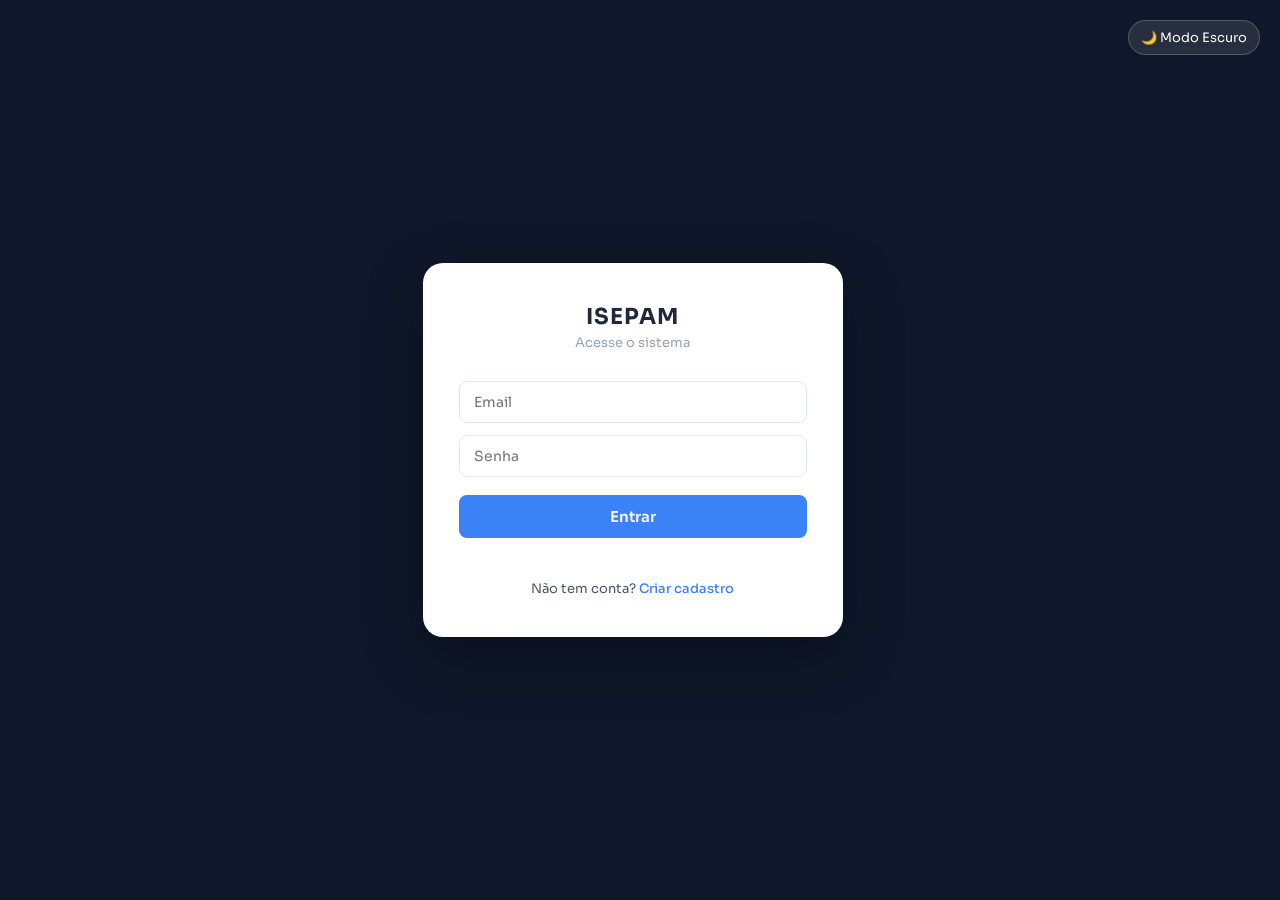
<file: Frontend/index.html>
<!DOCTYPE html>
<html lang="pt-br">
<head>
    <meta charset="UTF-8">
    <meta name="viewport" content="width=device-width, initial-scale=1.0">
    <title>ISEPAM — Login</title>
    <script>const t=localStorage.getItem('tema')||'light';document.documentElement.setAttribute('data-theme',t);</script>
    <link rel="stylesheet" href="style.css">
</head>
<body class="auth-body">

<button class="theme-toggle-auth" onclick="alternarTema()">🌙 Modo Escuro</button>

<div class="auth-card">
    <div class="auth-logo">
        <h1>ISEPAM</h1>
        <p>Acesse o sistema</p>
    </div>

    <input type="email" id="email" placeholder="Email" />
    <input type="password" id="senha" placeholder="Senha" />
    <button class="btn-primary" onclick="login()">Entrar</button>
    <p class="erro" id="erro"></p>

    <div class="auth-link">
        Não tem conta? <a onclick="window.location.href='cadastro.html'">Criar cadastro</a>
    </div>
</div>

<script src="script.js"></script>
</body>
</html>
</file>
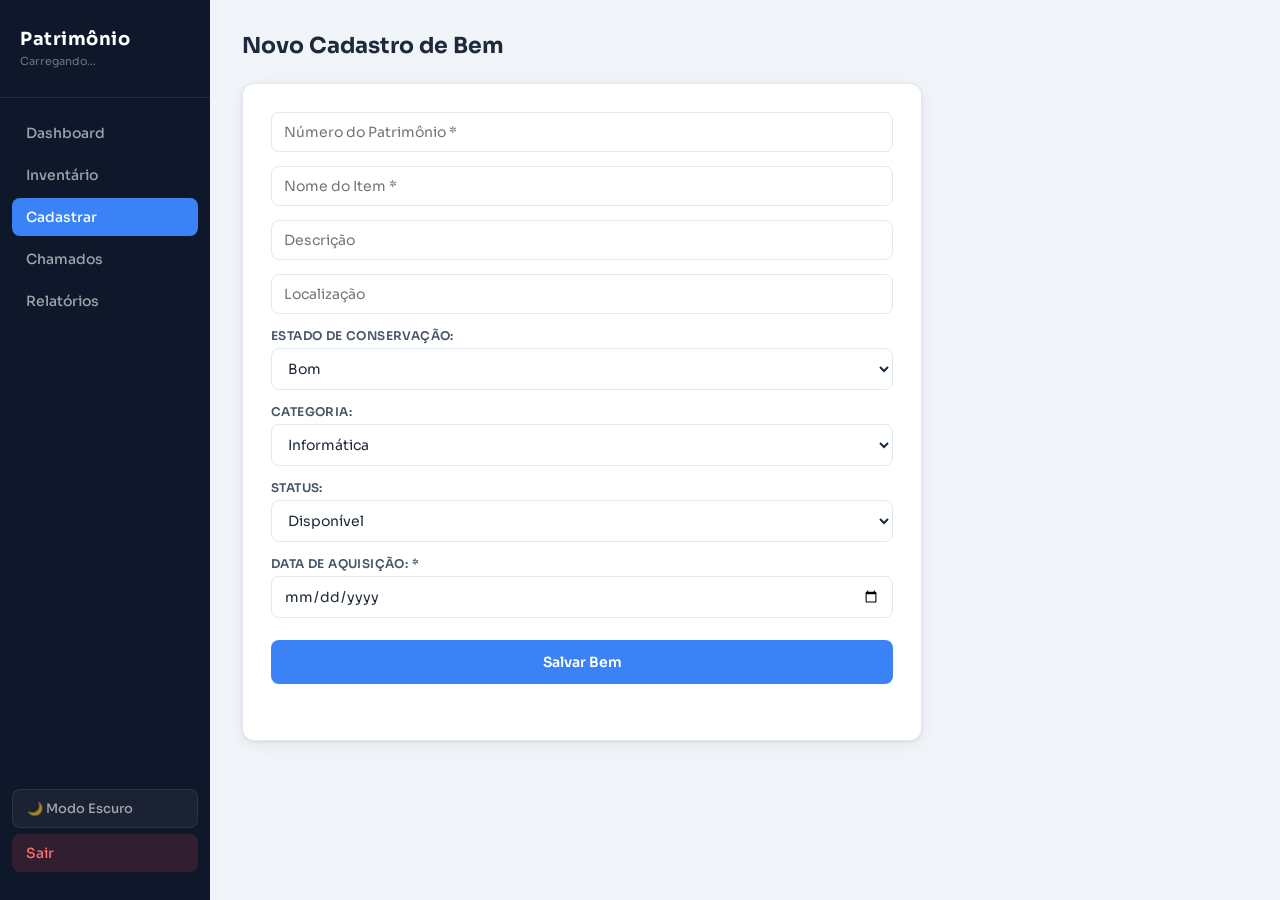
<file: Frontend/cadastrar-bem.html>
<!DOCTYPE html>
<html lang="pt-br">
<head>
    <meta charset="UTF-8">
    <meta name="viewport" content="width=device-width, initial-scale=1.0">
    <title>ISEPAM — Cadastrar Bem</title>
    <script>const t=localStorage.getItem('tema')||'light';document.documentElement.setAttribute('data-theme',t);</script>
    <link rel="stylesheet" href="style.css">
</head>
<body>

<div class="layout">
    <aside class="sidebar">
        <div class="sidebar-brand">
            <h2>Patrimônio</h2>
            <p id="usuario-nome">Carregando...</p>
        </div>
        <nav class="sidebar-nav">
            <a class="nav-item" href="dashboard.html">Dashboard</a>
            <a class="nav-item" href="inventario.html">Inventário</a>
            <a class="nav-item active" href="cadastrar-bem.html">Cadastrar</a>
            <a class="nav-item" href="chamados.html">Chamados</a>
            <a class="nav-item" href="relatorios.html">Relatórios</a>
        </nav>
        <div class="sidebar-footer">
            <button class="theme-toggle" onclick="alternarTema()">🌙 Modo Escuro</button>
            <a class="nav-item sair" onclick="sair()">Sair</a>
        </div>
    </aside>

    <main class="main">
        <h1 class="page-title">Novo Cadastro de Bem</h1>

        <div class="form-card">
            <div class="form-group">
                <input type="text" id="numero_patrimonio" placeholder="Número do Patrimônio *" />
            </div>

            <div class="form-group">
                <input type="text" id="nome" placeholder="Nome do Item *" />
            </div>

            <div class="form-group">
                <input type="text" id="descricao" placeholder="Descrição" />
            </div>

            <div class="form-group">
                <input type="text" id="localizacao" placeholder="Localização" />
            </div>

            <div class="form-group">
                <label>Estado de Conservação:</label>
                <select id="estado_conservacao">
                    <option value="otimo">Ótimo</option>
                    <option value="bom" selected>Bom</option>
                    <option value="regular">Regular</option>
                    <option value="ruim">Ruim</option>
                    <option value="inutilizavel">Inutilizável</option>
                </select>
            </div>

            <div class="form-group">
                <label>Categoria:</label>
                <select id="categoria">
                    <option value="Informatica">Informática</option>
                    <option value="Mobiliario">Mobiliário</option>
                    <option value="Climatizacao">Climatização</option>
                    <option value="Eletrodomestico">Eletrodoméstico</option>
                    <option value="Outro">Outro</option>
                </select>
            </div>

            <div class="form-group">
                <label>Status:</label>
                <select id="status">
                    <option value="disponivel" selected>Disponível</option>
                    <option value="em_uso">Em Uso</option>
                    <option value="em_manutencao">Em Manutenção</option>
                    <option value="inativo">Inativo</option>
                </select>
            </div>

            <div class="form-group">
                <label>Data de Aquisição: *</label>
                <input type="date" id="data_aquisicao" />
            </div>

            <button class="btn-save" onclick="salvarBem()" style="width: 100%; padding: 13px;">Salvar Bem</button>
            <p class="erro" id="erro" style="margin-top: 10px;"></p>
        </div>
    </main>
</div>

<script src="script.js"></script>
</body>
</html>
</file>
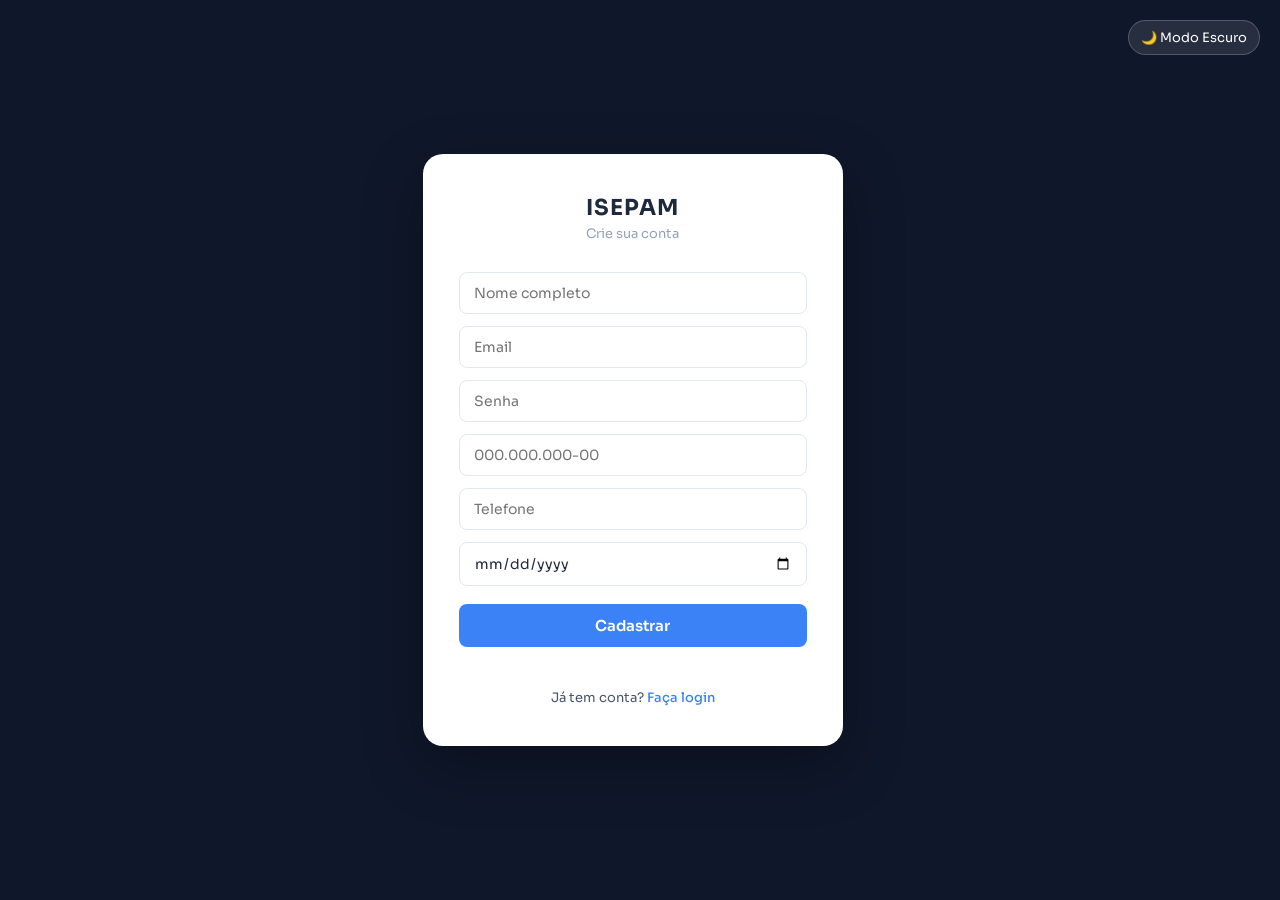
<file: Frontend/cadastro.html>
<!DOCTYPE html>
<html lang="pt-br">
<head>
    <meta charset="UTF-8">
    <meta name="viewport" content="width=device-width, initial-scale=1.0">
    <title>ISEPAM — Cadastro</title>
    <script>const t=localStorage.getItem('tema')||'light';document.documentElement.setAttribute('data-theme',t);</script>
    <link rel="stylesheet" href="style.css">
</head>
<body class="auth-body">

<button class="theme-toggle-auth" onclick="alternarTema()">🌙 Modo Escuro</button>

<div class="auth-card">
    <div class="auth-logo">
        <h1>ISEPAM</h1>
        <p>Crie sua conta</p>
    </div>

    <input type="text" id="nome" placeholder="Nome completo" />
    <input type="email" id="email" placeholder="Email" />
    <input type="password" id="senha" placeholder="Senha" />
    <input type="text" id="cpf" placeholder="CPF" />
    <input type="text" id="telefone" placeholder="Telefone" />
    <input type="date" id="data_nascimento" />
    <button class="btn-primary" onclick="cadastrar()">Cadastrar</button>
    <p class="erro" id="erro"></p>

    <div class="auth-link">
        Já tem conta? <a onclick="window.location.href='index.html'">Faça login</a>
    </div>
</div>

<script src="script.js"></script>
</body>
</html>
</file>
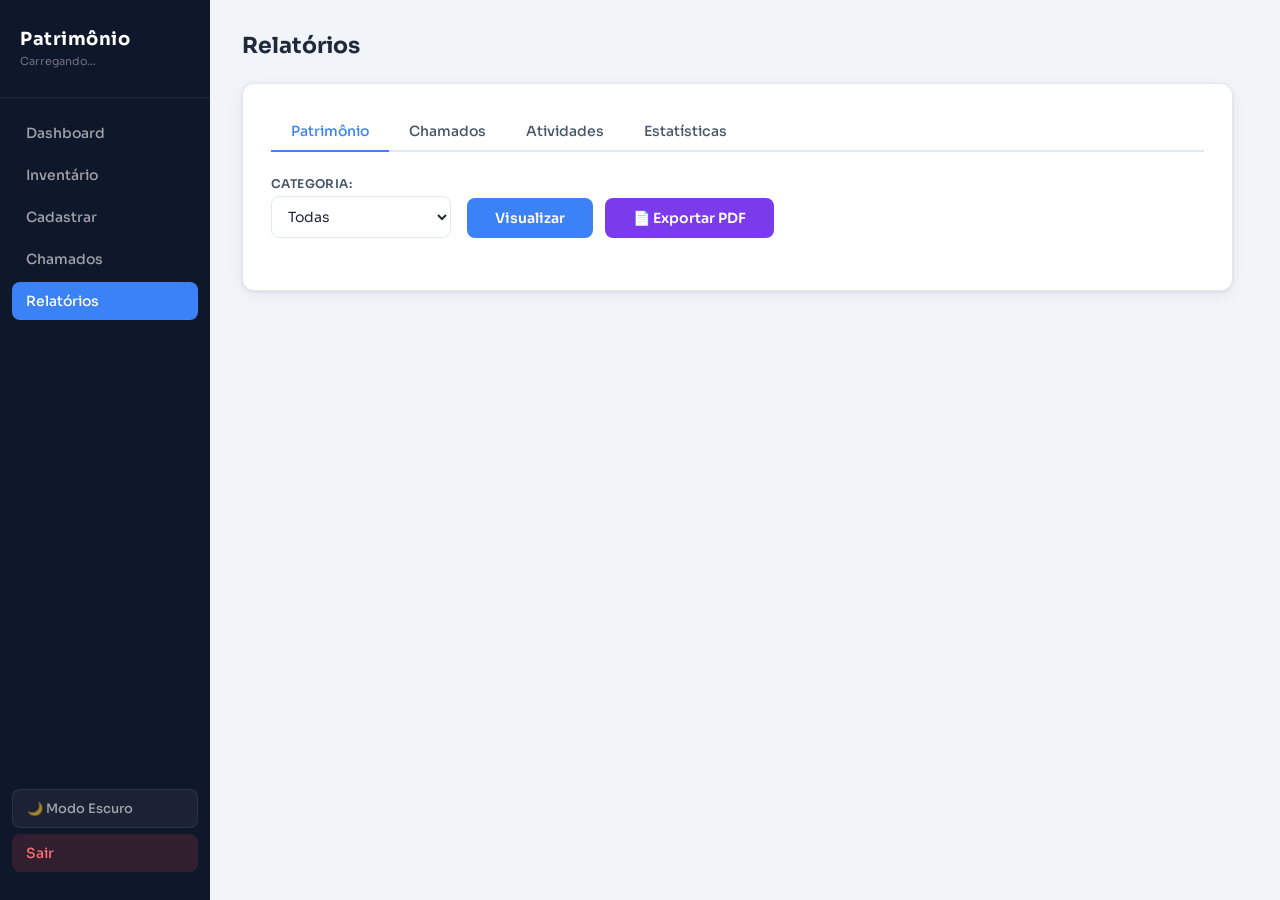
<file: Frontend/relatorios.html>
<!DOCTYPE html>
<html lang="pt-br">
<head>
    <meta charset="UTF-8">
    <meta name="viewport" content="width=device-width, initial-scale=1.0">
    <title>ISEPAM — Relatórios</title>
    <script>const t=localStorage.getItem('tema')||'light';document.documentElement.setAttribute('data-theme',t);</script>
    <link rel="stylesheet" href="style.css">
</head>
<body>

<div class="layout">
    <aside class="sidebar">
        <div class="sidebar-brand">
            <h2>Patrimônio</h2>
            <p id="usuario-nome">Carregando...</p>
        </div>
        <nav class="sidebar-nav">
            <a class="nav-item" href="dashboard.html">Dashboard</a>
            <a class="nav-item" href="inventario.html">Inventário</a>
            <a class="nav-item" href="cadastrar-bem.html">Cadastrar</a>
            <a class="nav-item" href="chamados.html">Chamados</a>
            <a class="nav-item active" href="relatorios.html">Relatórios</a>
        </nav>
        <div class="sidebar-footer">
            <button class="theme-toggle" onclick="alternarTema()">🌙 Modo Escuro</button>
            <a class="nav-item sair" onclick="sair()">Sair</a>
        </div>
    </aside>

    <main class="main">
        <h1 class="page-title">Relatórios</h1>

        <div class="form-card" style="max-width: 100%;">
            <div class="abas-relatorio">
                <button class="aba active" onclick="trocarAba('patrimonio', this)">Patrimônio</button>
                <button class="aba" onclick="trocarAba('chamados', this)">Chamados</button>
                <button class="aba" onclick="trocarAba('atividades', this)">Atividades</button>
                <button class="aba" onclick="trocarAba('estatisticas', this)">Estatísticas</button>
            </div>

            <div style="margin-top: 24px; display: flex; gap: 16px; flex-wrap: wrap; align-items: flex-end;">

                <!-- Filtro de categoria (Patrimônio) -->
                <div class="form-group" style="margin:0; min-width: 180px;">
                    <label>Categoria:</label>
                    <!-- Alinhado com as categorias usadas no banco -->
                    <select id="categoria-relatorio">
                        <option value="todas">Todas</option>
                        <option value="Informatica">Informática</option>
                        <option value="Mobiliario">Mobiliário</option>
                        <option value="Climatizacao">Climatização</option>
                        <option value="Eletrodomestico">Eletrodoméstico</option>
                        <option value="Outro">Outro</option>
                    </select>
                </div>

                <!-- Filtro de status (Chamados) - exibido apenas na aba chamados -->
                <div class="form-group" id="filtro-status-chamados" style="margin:0; min-width: 180px; display:none;">
                    <label>Status:</label>
                    <!-- Alinhado com ENUM do banco: aberto, em_analise, em_execucao, concluido, cancelado -->
                    <select id="status-relatorio">
                        <option value="todos">Todos</option>
                        <option value="aberto">Aberto</option>
                        <option value="em_analise">Em Análise</option>
                        <option value="em_execucao">Em Execução</option>
                        <option value="concluido">Concluído</option>
                        <option value="cancelado">Cancelado</option>
                    </select>
                </div>

                <div style="display: flex; gap: 12px; align-items: flex-end;">
                    <button class="btn-save" onclick="visualizarRelatorio()">Visualizar</button>
                    <button class="btn-save" onclick="baixarPDF()" style="background: #7c3aed;">📄 Exportar PDF</button>
                </div>
            </div>

            <!-- Resultado do relatório -->
            <div id="resultado-relatorio" style="margin-top: 24px; overflow-x: auto;"></div>
        </div>
    </main>
</div>

<style>
.abas-relatorio {
    display: flex;
    gap: 0;
    border-bottom: 2px solid var(--border);
    margin-bottom: 4px;
}

.aba {
    padding: 10px 20px;
    background: none;
    border: none;
    font-size: 14px;
    font-family: var(--font);
    font-weight: 500;
    color: var(--text-mid);
    cursor: pointer;
    border-bottom: 2px solid transparent;
    margin-bottom: -2px;
    transition: all 0.2s;
}

.aba:hover { color: var(--accent); }
.aba.active { color: var(--accent); border-bottom-color: var(--accent); }

#resultado-relatorio table { width: 100%; border-collapse: collapse; margin-top: 8px; }
#resultado-relatorio th, #resultado-relatorio td { padding: 10px 14px; text-align: left; font-size: 13px; border-bottom: 1px solid var(--border); }
#resultado-relatorio thead tr { background: var(--bg); }
#resultado-relatorio th { font-weight: 600; color: var(--text-mid); font-size: 12px; text-transform: uppercase; letter-spacing: 0.4px; }
</style>

<script src="script.js"></script>
</body>
</html>
</file>
<file: Frontend/style.css>
@import url('https://fonts.googleapis.com/css2?family=Sora:wght@300;400;500;600;700&display=swap');

:root {
    --sidebar-bg: #0f172a;
    --sidebar-width: 210px;
    --accent: #3b82f6;
    --accent-hover: #2563eb;
    --danger: #ef4444;
    --danger-hover: #dc2626;
    --success: #22c55e;
    --bg: #f1f5f9;
    --card-bg: #ffffff;
    --text-dark: #1e293b;
    --text-mid: #475569;
    --text-light: #94a3b8;
    --border: #e2e8f0;
    --shadow: 0 1px 3px rgba(0,0,0,0.08), 0 4px 16px rgba(0,0,0,0.06);
    --radius: 12px;
    --font: 'Sora', sans-serif;
    --input-bg: #ffffff;
}

/* ── MODO ESCURO ──────────────────────────── */
[data-theme="dark"] {
    --bg: #0f172a;
    --card-bg: #1e293b;
    --text-dark: #f1f5f9;
    --text-mid: #94a3b8;
    --text-light: #64748b;
    --border: #334155;
    --shadow: 0 1px 3px rgba(0,0,0,0.3), 0 4px 16px rgba(0,0,0,0.2);
    --input-bg: #1e293b;
}

[data-theme="dark"] body { background: var(--bg); }
[data-theme="dark"] .auth-body { background: #020617; }
[data-theme="dark"] .auth-card { background: #1e293b; box-shadow: 0 20px 60px rgba(0,0,0,0.5); }
[data-theme="dark"] .auth-logo h1 { color: var(--text-dark); }
[data-theme="dark"] .auth-card input { background: #0f172a; color: var(--text-dark); border-color: var(--border); }
[data-theme="dark"] .form-group input,
[data-theme="dark"] .form-group select { background: #0f172a; color: var(--text-dark); border-color: var(--border); }
[data-theme="dark"] .add-grid input { background: #0f172a; color: var(--text-dark); }
[data-theme="dark"] .table-filters input { background: #0f172a; color: var(--text-dark); }
[data-theme="dark"] thead tr { background: #0f172a; }
[data-theme="dark"] tr:hover td { background: #263048; }
[data-theme="dark"] .filtro-btn { background: #1e293b; color: var(--text-mid); border-color: var(--border); }
[data-theme="dark"] .btn-save[style*="background: white"] { background: #1e293b !important; color: var(--text-dark) !important; }
[data-theme="dark"] .recent-empty { background: #0f172a; }

* { margin: 0; padding: 0; box-sizing: border-box; }

body {
    font-family: var(--font);
    background: var(--bg);
    color: var(--text-dark);
    transition: background 0.3s, color 0.3s;
    overflow-x: hidden;
}

html {
    overflow-x: hidden;
    scrollbar-gutter: stable;
}

/* ── LOGIN / CADASTRO ─────────────────────── */
.auth-body {
    min-height: 100vh;
    background: var(--sidebar-bg);
    display: flex;
    align-items: center;
    justify-content: center;
    position: relative;
}

.auth-card {
    background: white;
    border-radius: 20px;
    padding: 40px 36px;
    width: 100%;
    max-width: 420px;
    box-shadow: 0 20px 60px rgba(0,0,0,0.3);
    transition: background 0.3s;
}

.auth-logo { text-align: center; margin-bottom: 24px; }
.auth-logo h1 { font-size: 22px; font-weight: 700; color: var(--text-dark); letter-spacing: 1px; }
.auth-logo p { font-size: 13px; color: var(--text-light); margin-top: 4px; }

.auth-card input {
    width: 100%;
    padding: 11px 14px;
    margin: 6px 0;
    border: 1.5px solid var(--border);
    border-radius: 8px;
    font-size: 14px;
    font-family: var(--font);
    color: var(--text-dark);
    background: var(--input-bg);
    transition: border 0.2s, background 0.3s;
    outline: none;
}

.auth-card input:focus { border-color: var(--accent); }

.btn-primary {
    width: 100%;
    padding: 12px;
    background: var(--accent);
    color: white;
    border: none;
    border-radius: 8px;
    font-size: 15px;
    font-family: var(--font);
    font-weight: 600;
    cursor: pointer;
    margin-top: 12px;
    transition: background 0.2s;
}

.btn-primary:hover { background: var(--accent-hover); }

.auth-link { text-align: center; margin-top: 16px; font-size: 13px; color: var(--text-mid); }
.auth-link a { color: var(--accent); cursor: pointer; text-decoration: none; font-weight: 500; }

.erro { color: var(--danger); font-size: 13px; text-align: center; margin-top: 8px; min-height: 18px; }

/* ── TOGGLE MODO ESCURO (auth) ────────────── */
.theme-toggle-auth {
    position: fixed;
    top: 20px;
    right: 20px;
    background: rgba(255,255,255,0.1);
    border: 1px solid rgba(255,255,255,0.2);
    color: white;
    padding: 8px 12px;
    border-radius: 20px;
    font-size: 13px;
    font-family: var(--font);
    cursor: pointer;
    transition: all 0.2s;
}

.theme-toggle-auth:hover { background: rgba(255,255,255,0.2); }

/* ── LAYOUT COM SIDEBAR ───────────────────── */
.layout { display: flex; min-height: 100vh; }

.sidebar {
    width: var(--sidebar-width);
    background: var(--sidebar-bg);
    display: flex;
    flex-direction: column;
    position: fixed;
    top: 0; left: 0;
    height: 100vh;
    padding: 28px 0;
    z-index: 100;
    transition: background 0.3s;
}

.sidebar-brand { padding: 0 20px 28px; border-bottom: 1px solid rgba(255,255,255,0.08); }
.sidebar-brand h2 { font-size: 18px; font-weight: 700; color: white; letter-spacing: 0.5px; }
.sidebar-brand p { font-size: 11px; color: rgba(255,255,255,0.4); margin-top: 4px; line-height: 1.4; }

.sidebar-nav { flex: 1; padding: 16px 12px; display: flex; flex-direction: column; gap: 4px; }

.nav-item {
    display: block;
    padding: 10px 14px;
    border-radius: 8px;
    color: rgba(255,255,255,0.6);
    text-decoration: none;
    font-size: 14px;
    font-weight: 500;
    cursor: pointer;
    transition: all 0.2s;
}

.nav-item:hover { background: rgba(255,255,255,0.08); color: white; }
.nav-item.active { background: var(--accent); color: white; }

.nav-item.sair { background: rgba(239,68,68,0.15); color: #f87171; }
.nav-item.sair:hover { background: var(--danger); color: white; }

.sidebar-footer { padding: 12px 12px 0; display: flex; flex-direction: column; gap: 6px; }

/* ── TOGGLE MODO ESCURO (sidebar) ─────────── */
.theme-toggle {
    display: flex;
    align-items: center;
    gap: 8px;
    padding: 10px 14px;
    border-radius: 8px;
    background: rgba(255,255,255,0.05);
    border: 1px solid rgba(255,255,255,0.08);
    color: rgba(255,255,255,0.6);
    font-size: 13px;
    font-family: var(--font);
    font-weight: 500;
    cursor: pointer;
    transition: all 0.2s;
    width: 100%;
    text-align: left;
}

.theme-toggle:hover { background: rgba(255,255,255,0.1); color: white; }

/* ── CONTEÚDO PRINCIPAL ───────────────────── */
.main { margin-left: var(--sidebar-width); flex: 1; padding: 32px; min-height: 100vh; transition: background 0.3s; }

.page-title { font-size: 22px; font-weight: 700; color: var(--text-dark); margin-bottom: 24px; }

/* ── CARDS DO DASHBOARD ───────────────────── */
.cards-grid { display: grid; grid-template-columns: repeat(3, 1fr); gap: 16px; margin-bottom: 28px; }

.card {
    background: var(--card-bg);
    border-radius: var(--radius);
    padding: 24px;
    box-shadow: var(--shadow);
    text-align: center;
    border: 1px solid var(--border);
    transition: background 0.3s, border 0.3s;
}

.card-number { font-size: 36px; font-weight: 700; color: var(--accent); }
.card-label { font-size: 13px; color: var(--text-mid); margin-top: 6px; }

/* ── TABELA ───────────────────────────────── */
.table-card {
    background: var(--card-bg);
    border-radius: var(--radius);
    box-shadow: var(--shadow);
    border: 1px solid var(--border);
    overflow: hidden;
    transition: background 0.3s;
}

.table-filters { display: flex; gap: 12px; padding: 16px 20px; border-bottom: 1px solid var(--border); }

.table-filters input {
    flex: 1;
    padding: 9px 12px;
    border: 1.5px solid var(--border);
    border-radius: 8px;
    font-size: 13px;
    font-family: var(--font);
    background: var(--input-bg);
    color: var(--text-dark);
    outline: none;
    transition: border 0.2s, background 0.3s;
}

.table-filters input:focus { border-color: var(--accent); }

table { width: 100%; border-collapse: collapse; }
thead tr { background: var(--bg); border-bottom: 1px solid var(--border); transition: background 0.3s; }

th { padding: 12px 16px; text-align: left; font-size: 12px; font-weight: 600; color: var(--text-mid); text-transform: uppercase; letter-spacing: 0.5px; }
td { padding: 13px 16px; font-size: 14px; color: var(--text-dark); border-bottom: 1px solid var(--border); transition: color 0.3s; }

tr:last-child td { border-bottom: none; }
tr:hover td { background: #f8fafc; }

.empty-row td { text-align: center; color: var(--text-light); padding: 40px; }

/* ── BOTÕES DA TABELA ─────────────────────── */
.btn-danger {
    padding: 5px 12px;
    background: rgba(239,68,68,0.1);
    color: var(--danger);
    border: none;
    border-radius: 6px;
    font-size: 12px;
    font-family: var(--font);
    font-weight: 600;
    cursor: pointer;
    transition: all 0.2s;
}

.btn-danger:hover { background: var(--danger); color: white; }

/* ── FORMULÁRIO ───────────────────────────── */
.form-card {
    background: var(--card-bg);
    border-radius: var(--radius);
    padding: 28px;
    box-shadow: var(--shadow);
    border: 1px solid var(--border);
    max-width: 680px;
    transition: background 0.3s;
}

.form-group { margin-bottom: 14px; }

.form-group label { display: block; font-size: 12px; font-weight: 600; color: var(--text-mid); margin-bottom: 5px; text-transform: uppercase; letter-spacing: 0.4px; }

.form-group input,
.form-group select {
    width: 100%;
    padding: 10px 12px;
    border: 1.5px solid var(--border);
    border-radius: 8px;
    font-size: 14px;
    font-family: var(--font);
    color: var(--text-dark);
    background: var(--input-bg);
    outline: none;
    transition: border 0.2s, background 0.3s;
}

.form-group input:focus,
.form-group select:focus { border-color: var(--accent); }

.btn-save {
    padding: 11px 28px;
    background: var(--accent);
    color: white;
    border: none;
    border-radius: 8px;
    font-size: 14px;
    font-family: var(--font);
    font-weight: 600;
    cursor: pointer;
    transition: background 0.2s;
    margin-top: 8px;
}

.btn-save:hover { background: var(--accent-hover); }

/* ── ATIVIDADES RECENTES ──────────────────── */
.recent-card {
    background: var(--card-bg);
    border-radius: var(--radius);
    box-shadow: var(--shadow);
    border: 1px solid var(--border);
    padding: 20px 24px;
    transition: background 0.3s;
}

.recent-card h3 { font-size: 15px; font-weight: 600; margin-bottom: 16px; color: var(--text-dark); }

.recent-empty {
    text-align: center;
    color: var(--text-light);
    font-size: 14px;
    padding: 24px 0;
    background: var(--bg);
    border-radius: 8px;
    transition: background 0.3s;
}

/* ── ADICIONAR EQUIPAMENTO ────────────────── */
.add-section {
    background: var(--card-bg);
    border-radius: var(--radius);
    padding: 24px;
    box-shadow: var(--shadow);
    border: 1px solid var(--border);
    margin-bottom: 24px;
    transition: background 0.3s;
}

.add-section h2 { font-size: 16px; font-weight: 600; margin-bottom: 16px; color: var(--text-dark); }

.add-grid { display: grid; grid-template-columns: repeat(2, 1fr); gap: 12px; }

.add-grid input {
    padding: 10px 12px;
    border: 1.5px solid var(--border);
    border-radius: 8px;
    font-size: 13px;
    font-family: var(--font);
    color: var(--text-dark);
    background: var(--input-bg);
    outline: none;
    transition: border 0.2s, background 0.3s;
}

.add-grid input:focus { border-color: var(--accent); }
.add-grid .btn-primary { grid-column: span 2; margin-top: 4px; }

/* ── BADGES DE STATUS ─────────────────────── */
.badge {
    display: inline-block;
    padding: 3px 10px;
    border-radius: 20px;
    font-size: 11px;
    font-weight: 600;
    font-family: var(--font);
    white-space: nowrap;
}

.status-aberto       { background: #dbeafe; color: #1d4ed8; }
.status-em_analise   { background: #fef9c3; color: #854d0e; }
.status-em_execucao  { background: #ffedd5; color: #9a3412; }
.status-concluido    { background: #dcfce7; color: #166534; }
.status-cancelado    { background: #f1f5f9; color: #64748b; }
.status-disponivel   { background: #dcfce7; color: #166534; }
.status-em_uso       { background: #dbeafe; color: #1d4ed8; }
.status-em_manutencao{ background: #ffedd5; color: #9a3412; }
.status-inativo      { background: #f1f5f9; color: #64748b; }

.prioridade-baixa  { background: #f1f5f9; color: #475569; }
.prioridade-media  { background: #dbeafe; color: #1d4ed8; }
.prioridade-alta   { background: #ffedd5; color: #9a3412; }
.prioridade-critica{ background: #fee2e2; color: #b91c1c; }

/* ── CHAMADO ITEM ─────────────────────────── */
.chamado-item {
    padding: 16px;
    border-bottom: 1px solid var(--border);
    transition: background 0.2s;
}

.chamado-item:last-child { border-bottom: none; }
.chamado-item:hover { background: var(--bg); }

.chamado-header {
    display: flex;
    align-items: center;
    gap: 8px;
    margin-bottom: 6px;
}

.chamado-id {
    font-size: 12px;
    font-weight: 700;
    color: var(--text-mid);
}

.chamado-descricao {
    font-size: 14px;
    color: var(--text-dark);
    margin-bottom: 6px;
}

.chamado-meta {
    font-size: 12px;
    color: var(--text-light);
    display: flex;
    gap: 16px;
}

/* ── ATIVIDADES RECENTES ──────────────────── */
.recent-item {
    display: flex;
    align-items: center;
    gap: 12px;
    padding: 10px 0;
    border-bottom: 1px solid var(--border);
    font-size: 13px;
}

.recent-item:last-child { border-bottom: none; }

.recent-descricao {
    flex: 1;
    color: var(--text-dark);
    white-space: nowrap;
    overflow: hidden;
    text-overflow: ellipsis;
}

.recent-data {
    color: var(--text-light);
    font-size: 12px;
    white-space: nowrap;
}

/* ── DARK MODE BADGES ─────────────────────── */
[data-theme="dark"] .filtro-btn { background: #1e293b; color: var(--text-mid); border-color: var(--border); }
[data-theme="dark"] .chamado-item:hover { background: #263048; }

/* ── TOAST NOTIFICATIONS ─────────────────────── */
.toast {
    position: fixed;
    bottom: 28px;
    right: 28px;
    background: var(--card-bg);
    border-radius: 12px;
    padding: 14px 18px;
    display: flex;
    align-items: center;
    gap: 10px;
    box-shadow: 0 8px 32px rgba(0,0,0,0.18);
    font-size: 14px;
    font-family: var(--font);
    color: var(--text-dark);
    border-left: 4px solid var(--success);
    transform: translateY(20px);
    opacity: 0;
    transition: all 0.35s cubic-bezier(.4,0,.2,1);
    z-index: 9999;
    max-width: 360px;
}

.toast.show { transform: translateY(0); opacity: 1; }
.toast-sucesso { border-left-color: var(--success); }
.toast-erro    { border-left-color: var(--danger); }
.toast-aviso   { border-left-color: #f59e0b; }
.toast-info    { border-left-color: var(--accent); }

.toast-icon { font-size: 18px; flex-shrink: 0; }
.toast-msg  { flex: 1; line-height: 1.4; }

.toast-close {
    background: none;
    border: none;
    font-size: 18px;
    color: var(--text-light);
    cursor: pointer;
    padding: 0 4px;
    line-height: 1;
    flex-shrink: 0;
}
.toast-close:hover { color: var(--text-dark); }

/* ── VALIDAÇÃO DE CAMPOS ─────────────────────── */
.campo-invalido {
    border-color: var(--danger) !important;
    background: #fff5f5 !important;
}

[data-theme="dark"] .campo-invalido { background: #2d1a1a !important; }

.campo-erro-inline {
    display: block;
    color: var(--danger);
    font-size: 12px;
    margin-top: 4px;
    font-family: var(--font);
}

/* ── INDICADOR DE FORÇA DA SENHA ─────────────── */
.indicador-senha {
    margin: 6px 0 8px;
    padding: 10px 12px;
    background: rgba(0,0,0,0.06);
    border-radius: 8px;
    font-family: var(--font);
}

[data-theme="dark"] .indicador-senha { background: rgba(255,255,255,0.04); }

.forca-wrap {
    display: flex;
    align-items: center;
    gap: 10px;
    margin-bottom: 8px;
}

.barra-forca {
    display: flex;
    gap: 4px;
    flex: 1;
}

.barra-segmento {
    flex: 1;
    height: 4px;
    border-radius: 2px;
    background: var(--border);
    transition: background 0.3s;
}

.forca-texto {
    font-size: 12px;
    font-weight: 600;
    white-space: nowrap;
}

.requisitos-senha {
    list-style: none;
    padding: 0;
    margin: 0;
    display: grid;
    grid-template-columns: 1fr 1fr;
    gap: 3px 12px;
}

.requisitos-senha li {
    font-size: 11px;
    font-family: var(--font);
    padding: 1px 0;
    transition: color 0.2s;
}

.req-ok    { color: #22c55e; }
.req-falta { color: var(--text-light); }

/* ── SPLASH SCREEN ───────────────────────────── */
#splash {
    position: fixed;
    inset: 0;
    background: #0f172a;
    display: flex;
    align-items: center;
    justify-content: center;
    z-index: 99999;
    transition: opacity 0.45s ease, visibility 0.45s ease;
}

#splash.splash-saindo {
    opacity: 0;
    visibility: hidden;
}

.splash-conteudo {
    display: flex;
    flex-direction: column;
    align-items: center;
    gap: 10px;
    animation: splashEntrar 0.5s ease;
}

.splash-logo {
    font-family: var(--font);
    font-size: 38px;
    font-weight: 700;
    color: #fff;
    letter-spacing: 4px;
}

.splash-sub {
    font-family: var(--font);
    font-size: 13px;
    color: rgba(255,255,255,0.4);
    letter-spacing: 0.5px;
    margin: 0;
}

.splash-barra {
    width: 140px;
    height: 3px;
    background: rgba(255,255,255,0.1);
    border-radius: 2px;
    margin-top: 12px;
    overflow: hidden;
}

.splash-progresso {
    height: 100%;
    width: 0;
    background: var(--accent);
    border-radius: 2px;
    animation: splashBarra 1.2s cubic-bezier(.4,0,.2,1) forwards;
}

@keyframes splashEntrar {
    from { opacity: 0; transform: translateY(10px); }
    to   { opacity: 1; transform: translateY(0); }
}

@keyframes splashBarra {
    from { width: 0%; }
    to   { width: 100%; }
}

/* ── ENTRADA DE PÁGINA ───────────────────────── */
.auth-card {
    animation: paginaEntrar 0.35s ease both;
}

/* Canva-style: fade rápido nas abas de navegação, sem movimento pra evitar scrollbar */
.main {
    animation: paginaNav 0.2s ease-out both;
    overflow-x: hidden;
}

@keyframes paginaNav {
    from { opacity: 0; }
    to   { opacity: 1; }
}

/* Impede overflow durante qualquer animação */
.layout {
    overflow: hidden;
}

@keyframes paginaEntrar {
    from { opacity: 0; transform: translateY(14px); }
    to   { opacity: 1; transform: translateY(0); }
}

/* ── SAÍDA DE PÁGINA ─────────────────────────── */
.pagina-saindo {
    animation: paginaSaindo 0.22s ease forwards !important;
}

@keyframes paginaSaindo {
    to { opacity: 0; transform: translateY(-10px); }
}

/* ── TRANSIÇÃO DE ABAS (relatórios) ─────────── */
#resultado-relatorio {
    animation: paginaEntrar 0.25s ease both;
}
</file>
